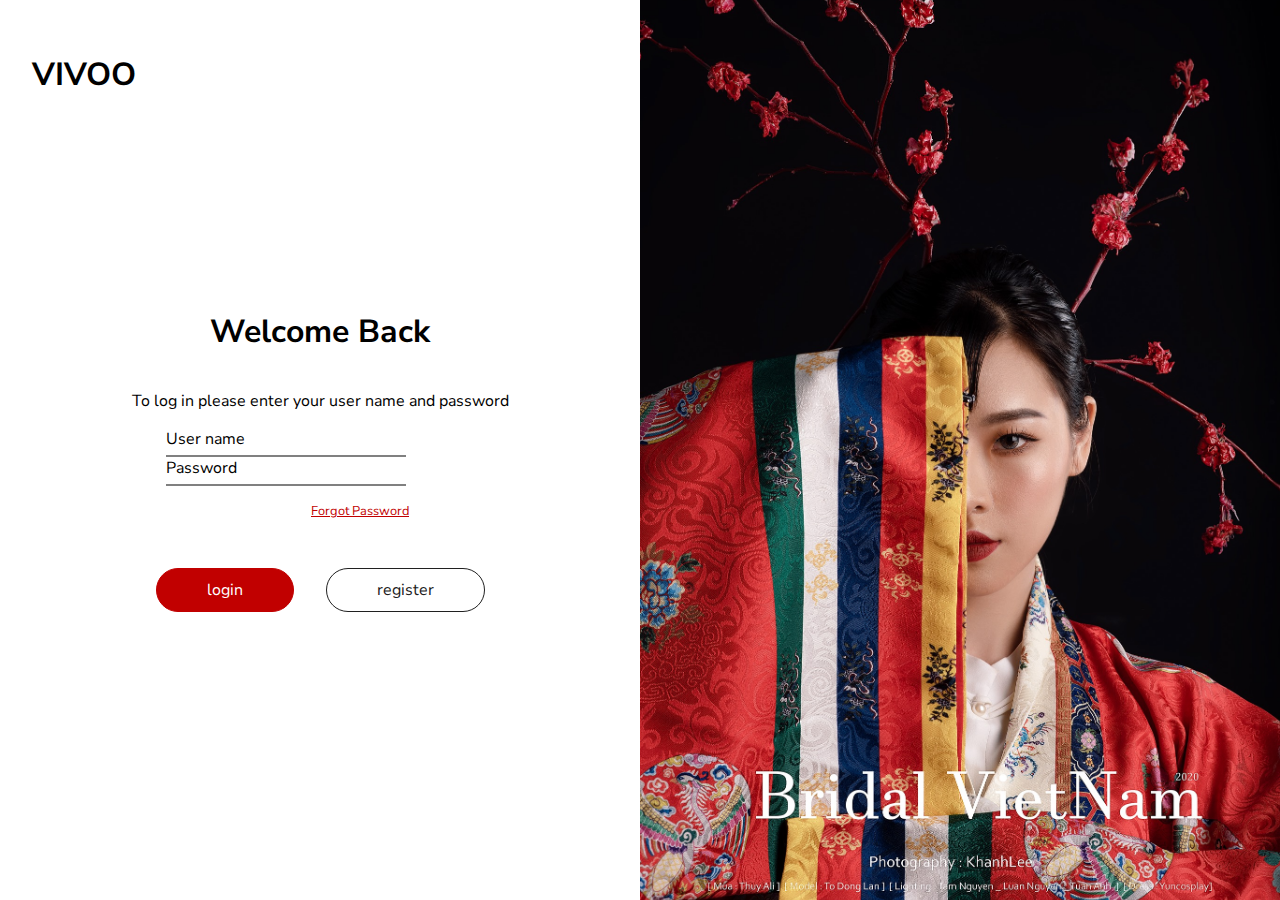
<file: asset/login.html>
<html lang="en">
<head>
    <meta charset="UTF-8">
    <meta name="viewport" content="width=device-width, initial-scale=1.0">
    <title>login</title>

    <link href="https://fonts.googleapis.com/css2?family=Nunito+Sans:wght@400;700;800&display=swap" rel="stylesheet" />
    <link rel="stylesheet" href="../CSS/login_style.css" />
</head>
<body>
    <div class="logo">
        <h1>vivoo</h1>
    </div>
    <div class="login__layout">
        <div class="login__fuction">
            <header class="fuc__header">
                <h1>Welcome Back</h1>
                <p>To log in please enter your user name and password</p>
            </header>

            <div class="fuc__input">
                <form action="URL">
                    <div class="input-wrapper">
                        <label for="username" >User name</label>
                        <input type="text" class= "input" id="username" name="username">
                        <div class="input-bottom-line"></div>
                    </div>
                    <div class="input-wrapper">
                        <label for="password" >Password</label>
                        <input type="text" class= "input" id="password" name="password">
                        <div class="input-bottom-line"></div>
                    </div>
                </form>
                
            <a href="#" class="fuc__forgot-password-button">Forgot Password</a>
            </div>
            <div class="fuc__button">
                <a href="#" class=" button fuc__login-button">login</a>
                <a href="#" class=" button fuc__register-button">register</a>
            </div>
            
        </div>

        <div class="login__visual"></div>
    </div>
</body>
</html>
</file>
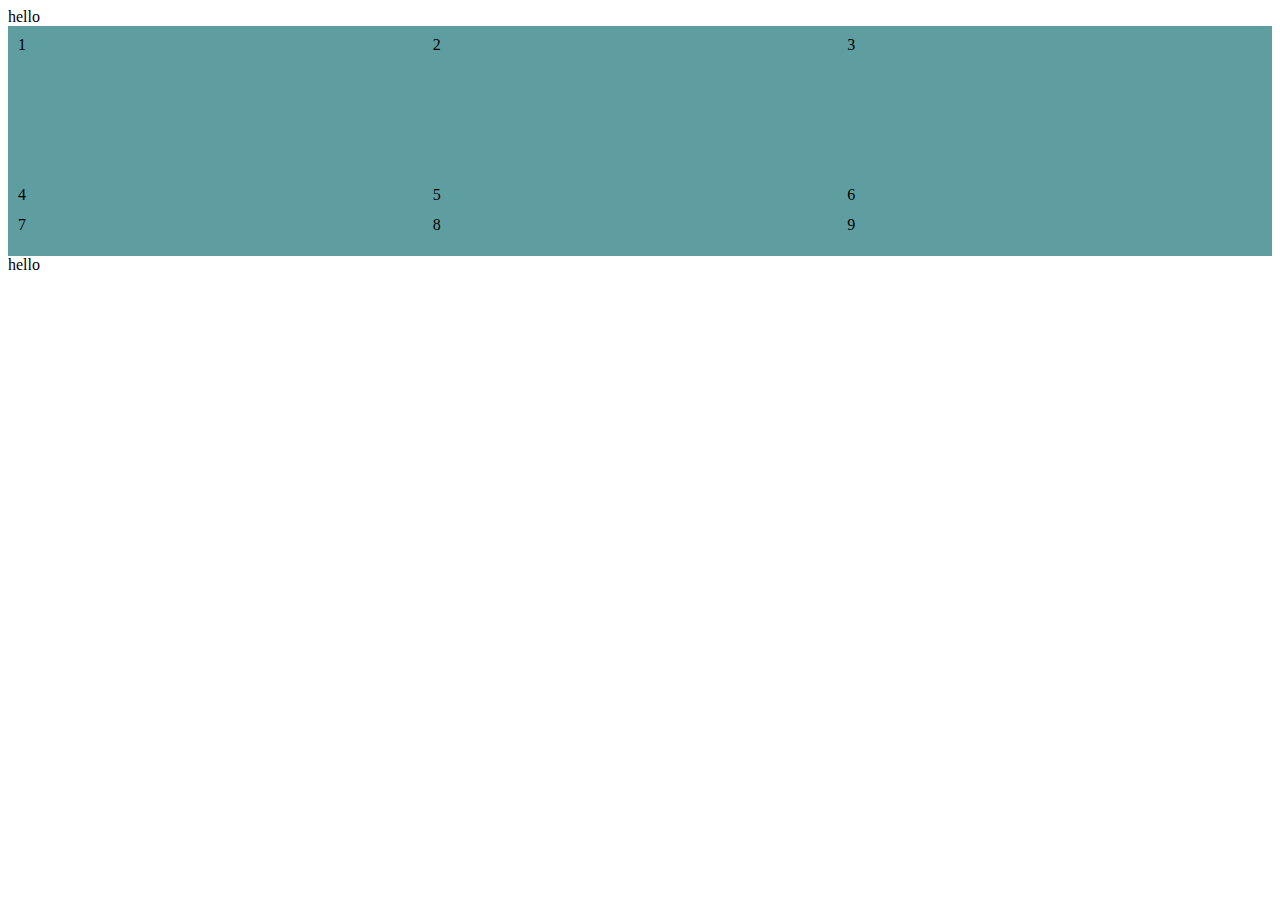
<file: testing/grid.html>
<html lang="en">
<head>
    <meta charset="UTF-8">
    <meta name="viewport" content="width=device-width, initial-scale=1.0">
    <title>grid</title>
</head>
<style>
    .grid-block {
        display: grid;
        background-color: cadetblue;
        padding: 10px;
        grid: 150px /1fr 1fr 1fr;
    
    }
    .grid-item {
        width:100%;
        height: 30px;
    }
</style>
<body>

    hello 
    <div class="grid-block">
        <div class="grid-item">1</div>
        
        <div class="grid-item">2</div>
        
        <div class="grid-item">3</div>
        
        <div class="grid-item">4</div>
        
        <div class="grid-item">5</div>
        
        <div class="grid-item">6</div>
        
        <div class="grid-item">7</div>
        
        <div class="grid-item">8</div>

        <div class="grid-item">9</div>
    </div>
    hello 
</body>
</html>
</file>
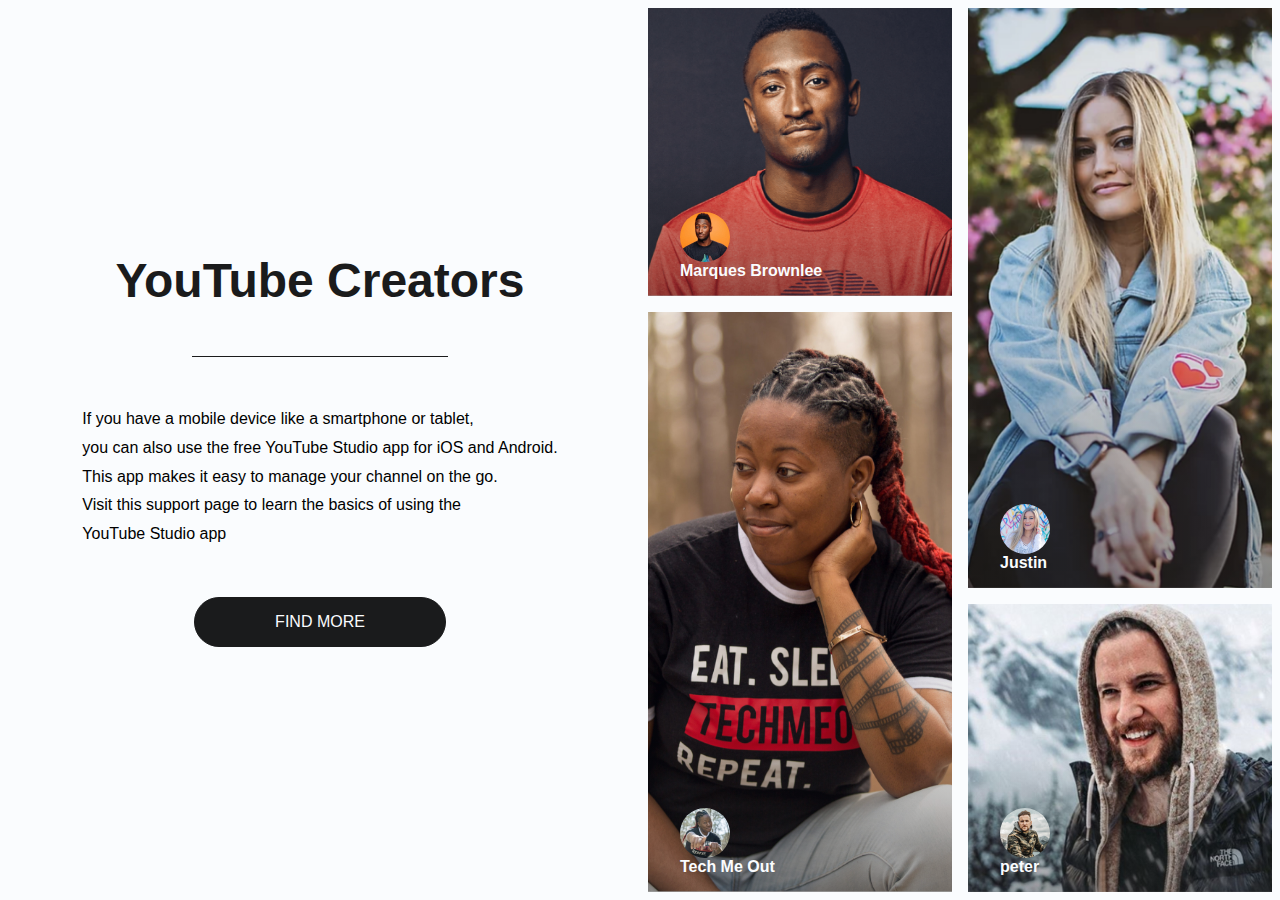
<file: testing/profile-picture.html>
<html lang="en">
<head>
    <meta charset="UTF-8">
    <meta name="viewport" content="width=device-width, initial-scale=1.0">
    <title>title card</title>

    <link rel="stylesheet" href="CSS/profile-style.css">
</head>
<body>
    <div class="home__nav">
    </div>
    <div class="home__main">
        <div class="main__content">
            <h1 class="wrap-content">YouTube Creators</h1>
            <span class="wrap-content"></span>
            <p class="wrap-content">If you have a mobile device like a smartphone or tablet,<br \>
                you can also use the free YouTube Studio app for iOS and Android. <br \>
                This app makes it easy to manage your channel on the go. <br \>
                Visit this support page to learn the basics of using the <br \>
                YouTube Studio app</p>
            <a href="#" class="main__find_more wrap-content">find more</a>
        </div>
        <div class="main__visual">
            <div class="group-one">
                <div class="card card--square">
                  <header class="card__header">
                    <img
                      class="card__profile"
                      src="./png/marques-profile.jpg"
                      alt="Marques Brownlee"
                    />
                    <h3 class="card__title">
                      <a class="card__link" href="#">Marques Brownlee</a>
                    </h3>
                  </header>
                </div>
                <div class="card card--large">
                  <header class="card__header">
                    <img
                      class="card__profile"
                      src="./png/tmo-profile.jpg"
                      alt="Tech Me Out"
                    />
                    <h3 class="card__title">
                      <a class="card__link" href="#">Tech Me Out</a>
                    </h3>
                  </header>
                </div>
              </div>    

            <div class="group-two">
                <div class="card card--large">
                  <header class="card__header">
                    <img    
                      class="card__profile"
                      src="./png/ijustin-profile.jpg"
                      alt="Justin"
                    />
                    <h3 class="card__title">
                      <a class="card__link" href="#">Justin</a>
                    </h3>
                  </header>
                </div>
                <div class="card card--square">
                  <header class="card__header">
                    <img
                      class="card__profile"
                      src="./png/peter-profile.jpg"
                      alt="Peter"
                    />
                    <h3 class="card__title">
                      <a class="card__link" href="#">peter</a>
                    </h3>
                  </header>
                </div>
            </div> 
   
        </div>
            
            
        </div>
    </div>

</body>
</html>
</file>
<file: CSS/login_style.css>
@font-face {
    font-family: yoxall;
    src: url(./fonts/yoxall_b.ttf);
  }
  
  :root {
    font-size: 16px;
    --black: #202020;
    --white: #FFFFFF;
    --red:#C10000;
  } 
  

body {
    margin: 0 0;
    padding: 0 0;
    font-family: 'Nunito Sans', sans-serif, Arial;
}

.logo {
    position: absolute;
    left: 2em;
    top:2em;
    text-transform: uppercase;
    font-weight: 900;

}

.login__layout {
    width: 100%;
    height: 100%;
    display: grid;
    grid-template-columns: 1fr 1fr;
}

.login__visual {
    background-image: url(../png/login_visual.jpg);
    background-repeat: no-repeat;
    background-position: center;
    background-size: cover;
}

.login__fuction {
    display: flex;
    flex-direction: column;
    justify-content: center;
}

.fuc__header {
    display: flex;
    flex-direction: column;
    align-items: center;
}


.input {
    padding: 0px;
    color: grey;
    margin-bottom: 0.5rem;
    border: none;
}
.fuc__input {
    display: flex;
    flex-direction: column;
    align-items: center;
    margin-right: 3em;
}
.fuc__forgot-password-button {
    font-size: 0.8em;
    color: var(--red);
    margin-left: 10em;
}
.input-bottom-line {
    height: 2px;
    width: 15em;
    background-color: grey;
}
.fuc__button {
    margin-top: 3rem;
    height: inherit;
    display: flex;
    justify-content: center;    
}
.button {
    padding: 10px 50px;
    text-decoration: none;
    border-radius: 40px;
}
.fuc__login-button {
    background-color: var(--red);
    border: 1px solid var(--red);
    color: var(--white);
    margin-right: 1rem;
}
.fuc__login-button:hover {
    background-color: var(--white);
    color: var(--red);
    transition: 0.3s ease;
}

.fuc__register-button {
    background-color: var(--white);
    border: 1px solid var(--black);
    color: var(--black);
    margin-left: 1rem;
}
.fuc__register-button:hover{
    background-color: var(--black);
    color: var(--white);
}

@media only screen and (max-width: 800px) {
    .login__layout {
        display:flex;
        flex-direction: column;
        justify-content: center;
    } 
}
</file>
<file: testing/CSS/profile-style.css>
@font-face {
    font-family: yoxall;
    src: url(./fonts/yoxall_b.ttf);
  }
  
  :root {
    font-size: 16px;
    --dark001: #1a1b1c;
    --light001: #fafcfe;
    --red001: #ff5757;
  }
  
* {
    margin: 0;
    padding: 0;
    box-sizing: border-box;
}
html {
    height: 100%;
}
  
body {
    background-color: var(--light001);
    height: 100%;
    font-family: Open Sans, sans-serif;
}

.wrap-content {
    max-width: 80%;
}

.home__main {
    height: 100%;
    display: grid;
    grid-template-columns: 1fr 1fr;
}

.main__content {
    display: flex;
    flex-direction: column;
    justify-content: center;
    align-items: center;

}
.main__content h1 {
    color: var(--dark001);
    font-weight: 700;
    font-size: 3rem;
    margin-bottom: 3rem;
}

.main__content span {
    display: block;
    height: 1px;
    width: 40%;
    background-color: var(--dark001);
    margin-bottom: 3rem;
}
.main__content p {
    font-size: 1rem;
    line-height: 180%;
    margin-bottom: 3rem;
}

.main__content a {
    text-decoration: none;
    font-size: 1rem;
    color: var(--light001);
    border-radius: 40px;
    text-transform: uppercase;
    background-color: var(--dark001);
    border: 1px solid var(--dark001);
    padding: 15px 80px;
    transition: 0.3s ease;    
}
.main__content a:hover {
    color: var(--dark001);
    background-color: var(--light001);
}

.main__visual {
    display: grid;
    grid-template-columns: 1fr 1fr;
}

.group-one {
    display: flex;
    flex-direction: column;
}
.group-two {
    display: flex;
    flex-direction: column;
}

.card__profile {
    width:50px;
    height: 50px;
    border-radius: 50%;
}

.card--square {
    height: 0;
    padding-top: calc(100% - 32px);
}

.card--large {
    flex: auto;
}

.group-one {
    display: flex;
    flex-direction: column;
    grid-column: 1/span 1;
}
.group-two {
    display: flex;
    flex-direction: column;
    grid-column: 2/span 1;
}

.card {
    background-repeat: no-repeat;
    background-size: cover;
    background-position: center;
    margin: 8px;
    display: flex;
    flex-direction: column-reverse;
}

.card__header {
    padding: 1rem 2rem;
}
.card__link {
    color: var(--light001);
    text-decoration: none;
    font-size: 1rem;   
}
.group-one .card--square {
    background-image: linear-gradient(
        180deg,
        rgba(26, 27, 28, 0) 50%,
        rgba(26, 27, 28, 0.2) 74.85%,
        rgba(26, 27, 28, 0.4) 100%
      ),url(../png/marques-brownlee.jpg);
}

.group-one .card--large {
    background-image: linear-gradient(
        180deg,
        rgba(26, 27, 28, 0) 50%,
        rgba(26, 27, 28, 0.2) 74.85%,
        rgba(26, 27, 28, 0.4) 100%
      ),url(../png/tech-me-out.jpg);
 
}

.group-two .card--square {
    background-image: linear-gradient(
        180deg,
        rgba(26, 27, 28, 0) 50%,
        rgba(26, 27, 28, 0.2) 74.85%,
        rgba(26, 27, 28, 0.4) 100%
      ),url(../png/peter-mckinnon.jpg);
 }

.group-two .card--large {
    background-image: linear-gradient(
        180deg,
        rgba(26, 27, 28, 0) 50%,
        rgba(26, 27, 28, 0.2) 74.85%,
        rgba(26, 27, 28, 0.4) 100%
      ),url(../png/ijustine.jpg);
}

@media only screen and (max-width: 600px) {
    .home__main {
        display: flex;
        flex-direction: column;
    }
    .main__visual {
        display: flex;
        flex-direction: column;
    }
    .card--large {
        height: 0;
        padding-top: calc( 100% - 32px );
    }

    .main__content {
        margin: 3rem 0;
    }
    .main__content a {
        padding: 8px 40px;
    }
    .main__content h1 {
        font-size: 2rem;
    }
    .main__content p {
        font-size:0.8 rem;
    }
}
</file>
